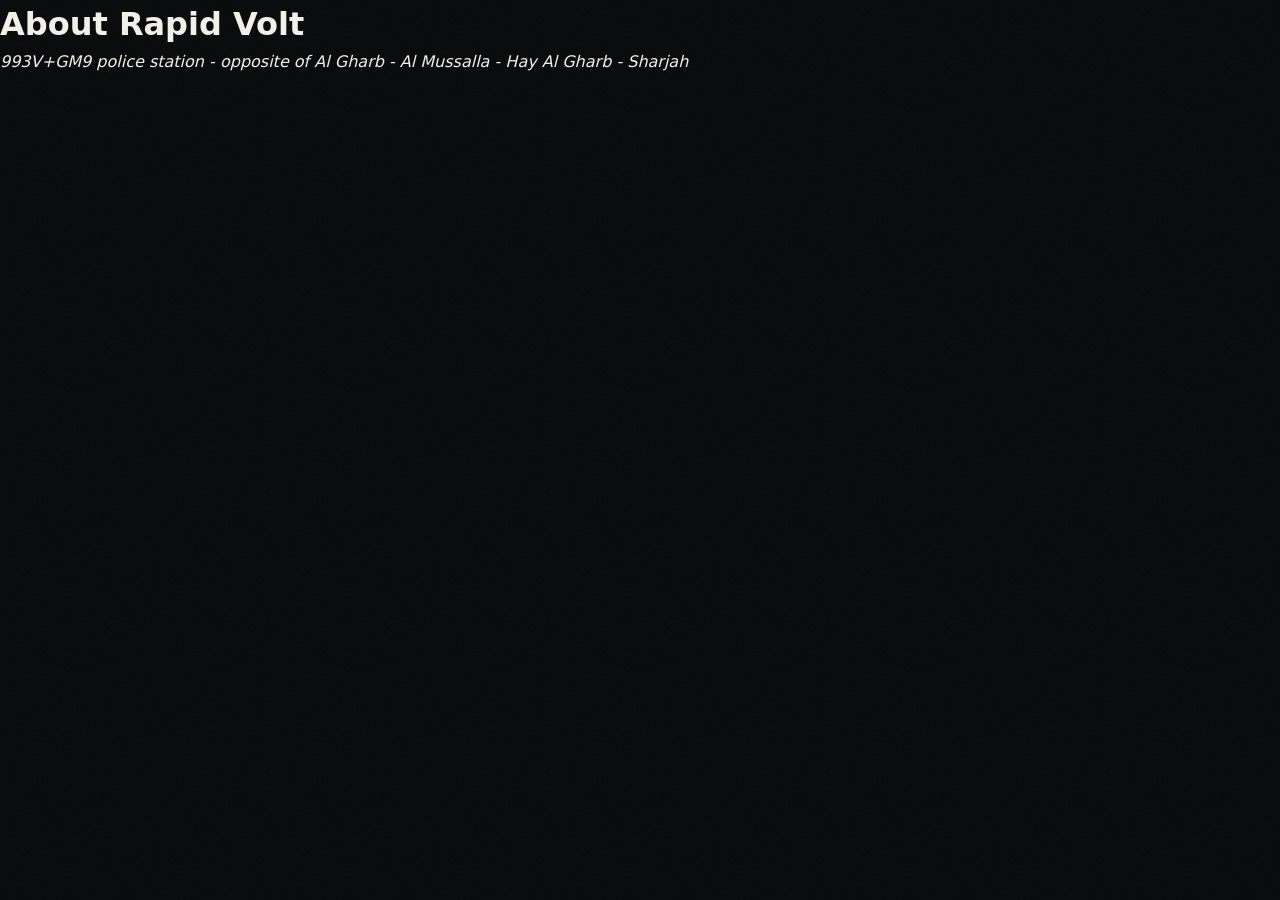
<file: article.html>
<!doctype html>
<html lang="en">
<head>
  <meta charset="utf-8">
  <meta name="viewport" content="width=device-width, initial-scale=1">
  <title>About Us — Rapid Volt</title>
  <meta name="description" content="Find Rapid Volt in Sharjah, UAE.">
  <link rel="stylesheet" href="assets/css/rv.css">
</head>
<body>
  <main id="main">
    <h1>About Rapid Volt</h1>
    <address>993V+GM9 police station - opposite of Al Gharb - Al Mussalla - Hay Al Gharb - Sharjah</address>
  </main>
</body>
</html>
</file>
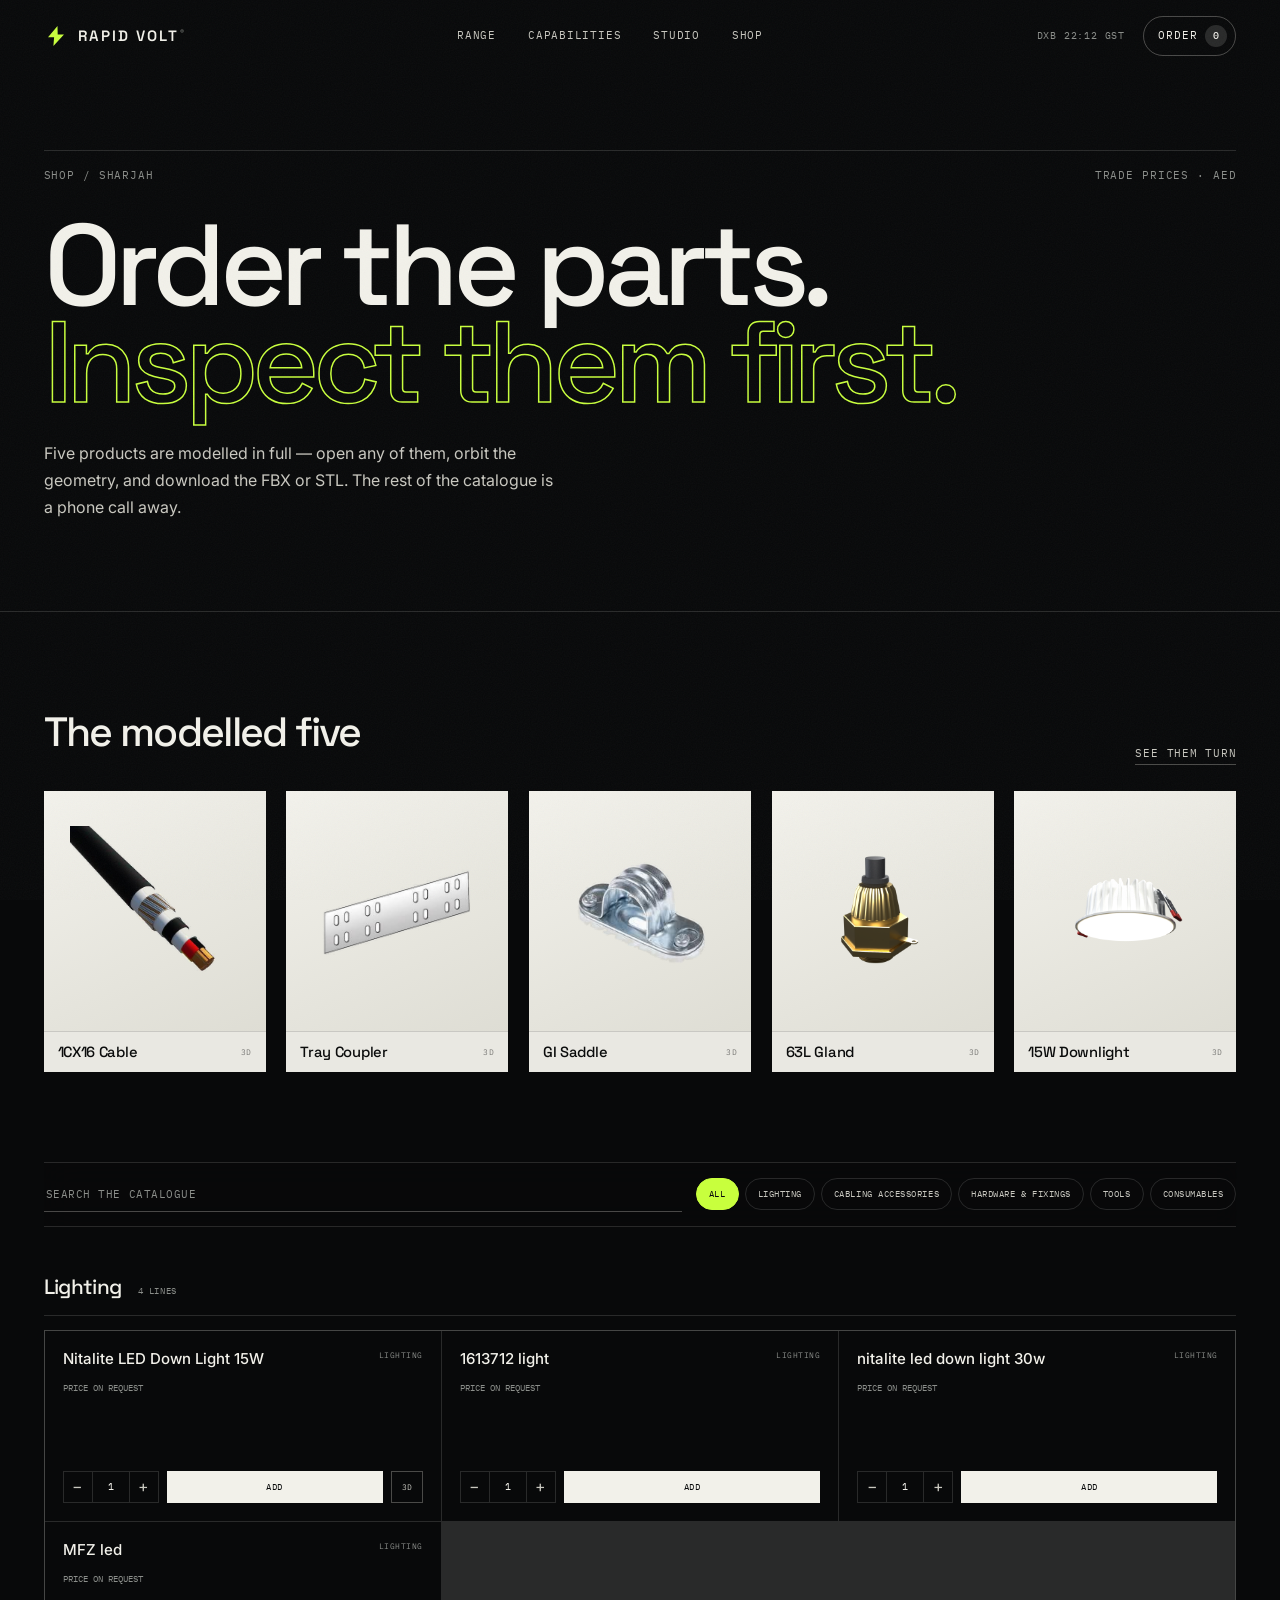
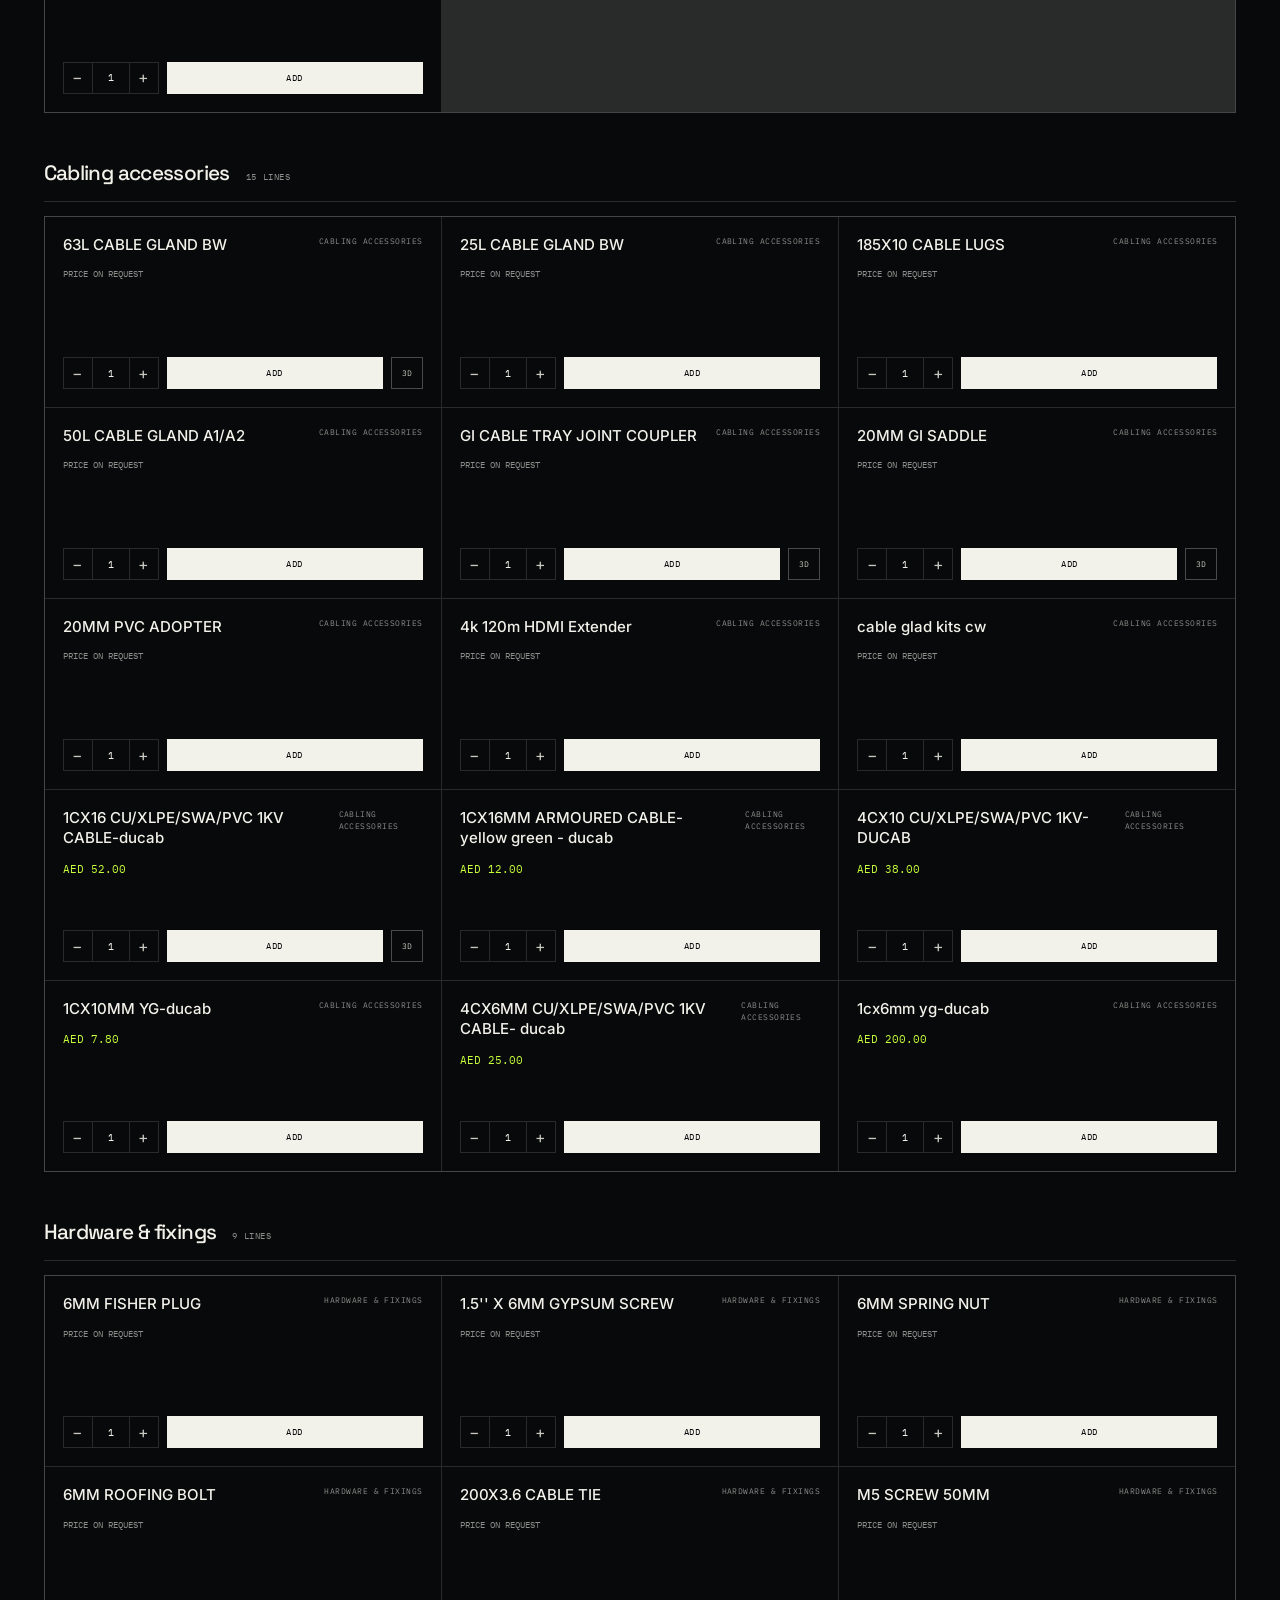
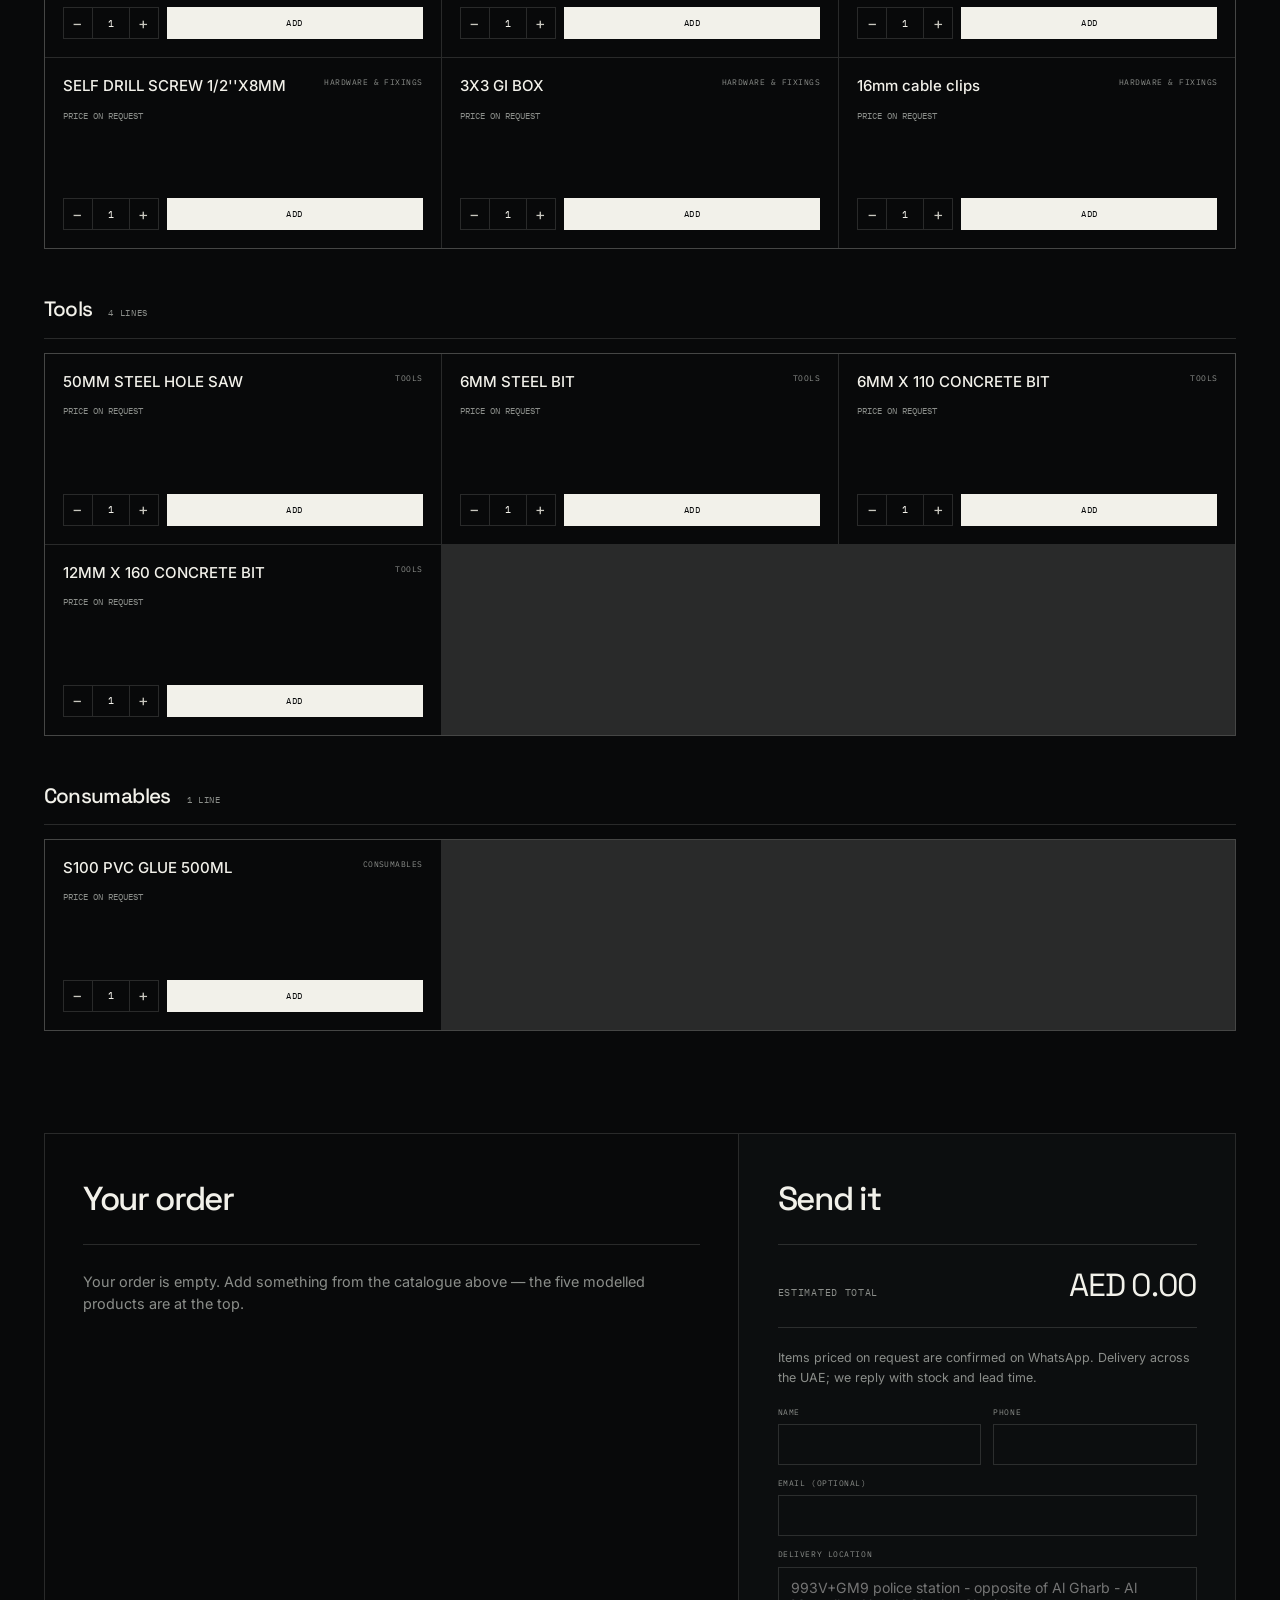
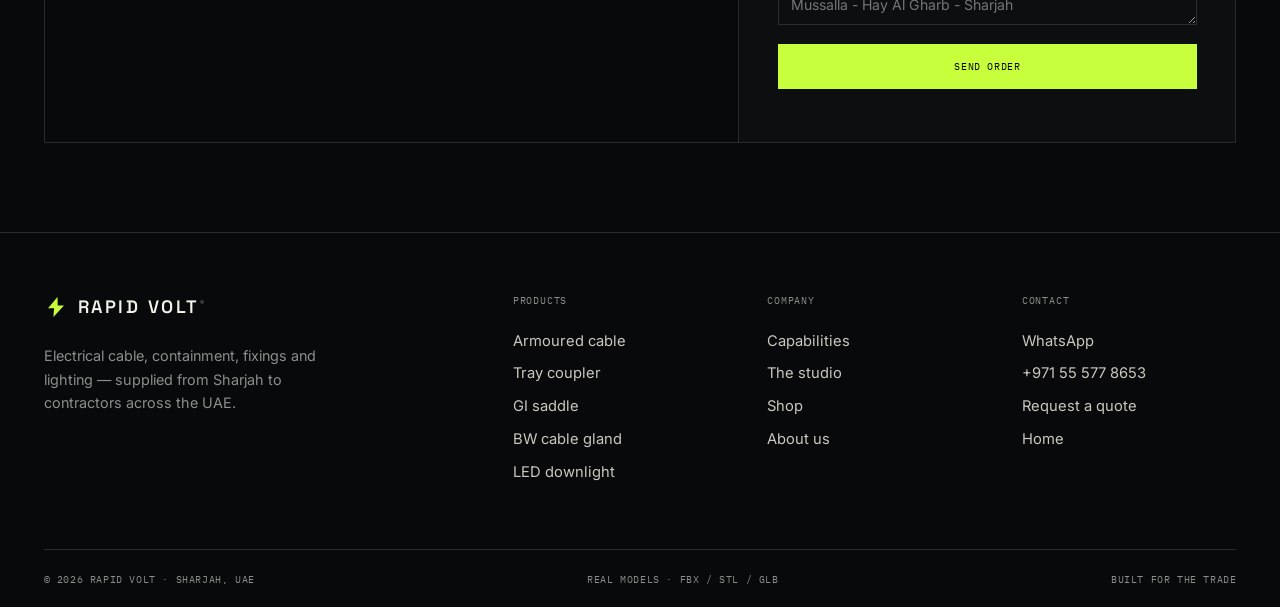
<file: cart.html>
<!doctype html>
<html lang="en">
<head>
  <meta charset="utf-8">
  <meta name="viewport" content="width=device-width, initial-scale=1">
  <title>Shop — Rapid Volt</title>
  <meta name="description" content="Order cable, containment, fixings, tools and lighting from Rapid Volt in Sharjah. Inspect the five featured products in 3D, then send your order.">
  <meta name="theme-color" content="#08090a">
  <link rel="canonical" href="https://www.rapid-volt.com/cart.html">
  <link rel="icon" href="assets/images/rapidvolt.png">

  <link rel="preconnect" href="https://fonts.googleapis.com">
  <link rel="preconnect" href="https://fonts.gstatic.com" crossorigin>
  <link href="https://fonts.googleapis.com/css2?family=Space+Grotesk:wght@400;500;600&family=Inter:wght@400;500&family=IBM+Plex+Mono:wght@400;500&display=swap" rel="stylesheet">

  <link rel="stylesheet" href="assets/css/rv.css">
</head>
<body>
  <a class="skip" href="#main">Skip to content</a>

  <header class="site-head is-scrolled" id="site-head">
    <div class="head-inner">
      <a class="brand" href="index.html" aria-label="Rapid Volt — home">
        <svg class="brand-mark" viewBox="0 0 24 24" fill="none" aria-hidden="true">
          <path d="M13.5 2 4 13.2h6.1L9.4 22 20 10.4h-6.3L13.5 2Z" fill="currentColor"/>
        </svg>
        <span class="brand-name">RAPID VOLT<sup>®</sup></span>
      </a>

      <nav class="site-nav" aria-label="Primary">
        <a class="nav-link" href="index.html#range" data-label="Range"><span>Range</span></a>
        <a class="nav-link" href="index.html#capabilities" data-label="Capabilities"><span>Capabilities</span></a>
        <a class="nav-link" href="index.html#studio" data-label="Studio"><span>Studio</span></a>
        <a class="nav-link" href="cart.html" data-label="Shop"><span>Shop</span></a>
      </nav>

      <div class="head-actions">
        <span class="head-time" id="head-time">DXB —:— GST</span>
        <a class="head-cart" href="#cart-panel">
          <span>Order</span>
          <span class="cart-badge is-empty" data-cart-count>0</span>
        </a>
        <button class="menu-toggle" id="menu-toggle" type="button" aria-expanded="false" aria-controls="mobile-menu" aria-label="Open menu">
          <span></span><span></span>
        </button>
      </div>
    </div>
  </header>

  <div class="mobile-menu" id="mobile-menu">
    <nav aria-label="Mobile">
      <a href="index.html#range">Range</a>
      <a href="index.html#capabilities">Capabilities</a>
      <a href="index.html#studio">Studio</a>
      <a href="cart.html">Shop</a>
      <a href="https://wa.me/971555778653" target="_blank" rel="noopener">WhatsApp</a>
    </nav>
    <div>
      <span class="mono">993V+GM9 police station - opposite of Al Gharb - Al Mussalla - Hay Al Gharb - Sharjah</span><br>
      <span class="mono">+971 55 577 8653</span>
    </div>
  </div>

  <main id="main">
    <section class="page-hero">
      <div class="hero-meta-row">
        <span class="mono">Shop / Sharjah</span>
        <span class="mono">Trade prices · AED</span>
      </div>
      <h1>Order the parts.<br><em>Inspect them first.</em></h1>
      <p>Five products are modelled in full — open any of them, orbit the geometry, and download the FBX or STL. The rest of the catalogue is a phone call away.</p>
    </section>

    <div class="shop-wrap">
      <section class="shop-featured" aria-label="Featured products">
        <div class="shop-featured-head">
          <h2>The modelled five</h2>
          <a class="text-link" href="index.html#showcase">See them turn</a>
        </div>

        <div class="featured-strip">
          <article class="featured-card" data-viewer="cable" role="button" tabindex="0" aria-label="Open the 1CX16 armoured cable in 3D">
            <div class="featured-card-media"><img src="assets/img/products/cable-photo.png" alt="1CX16 armoured cable cutaway" loading="lazy"></div>
            <div class="featured-card-body"><h3>1CX16 Cable</h3><span>3D</span></div>
          </article>
          <article class="featured-card" data-viewer="coupler" role="button" tabindex="0" aria-label="Open the cable tray joint coupler in 3D">
            <div class="featured-card-media"><img src="assets/img/products/coupler-photo.png" alt="GI cable tray joint coupler" loading="lazy"></div>
            <div class="featured-card-body"><h3>Tray Coupler</h3><span>3D</span></div>
          </article>
          <article class="featured-card" data-viewer="saddle" role="button" tabindex="0" aria-label="Open the 20 mm GI saddle in 3D">
            <div class="featured-card-media"><img src="assets/img/products/saddle-photo.png" alt="20 mm galvanised saddle" loading="lazy"></div>
            <div class="featured-card-body"><h3>GI Saddle</h3><span>3D</span></div>
          </article>
          <article class="featured-card" data-viewer="gland" role="button" tabindex="0" aria-label="Open the 63L BW cable gland in 3D">
            <div class="featured-card-media"><img src="assets/img/renders/gland.png" alt="63L BW brass cable gland" loading="lazy"></div>
            <div class="featured-card-body"><h3>63L Gland</h3><span>3D</span></div>
          </article>
          <article class="featured-card" data-viewer="downlight" role="button" tabindex="0" aria-label="Open the Nitalite 15 W LED downlight in 3D">
            <div class="featured-card-media"><img src="assets/img/renders/downlight.png" alt="Nitalite 15 W LED downlight" loading="lazy"></div>
            <div class="featured-card-body"><h3>15W Downlight</h3><span>3D</span></div>
          </article>
        </div>
      </section>

      <section aria-label="Full catalogue">
        <div class="catalog-toolbar">
          <input class="catalog-search" id="catalog-search" type="search" placeholder="Search the catalogue" aria-label="Search the catalogue">
          <div class="chips" id="catalog-chips"></div>
        </div>

        <div class="catalog" id="catalog">
          <p class="mono" style="color:var(--muted)">Loading catalogue…</p>
        </div>
      </section>

      <section class="cart-panel" id="cart-panel" aria-label="Your order">
        <div class="cart-main">
          <h2>Your order</h2>
          <div class="cart-items" id="cart-items"></div>
        </div>

        <div class="cart-side">
          <h2>Send it</h2>
          <div class="cart-total">
            <span>Estimated total</span>
            <strong id="cart-total-value">AED 0.00</strong>
          </div>
          <p class="cart-note">Items priced on request are confirmed on WhatsApp. Delivery across the UAE; we reply with stock and lead time.</p>

          <form id="order-form" novalidate>
            <div class="form-row">
              <div class="field">
                <label for="customer-name">Name</label>
                <input id="customer-name" name="name" type="text" autocomplete="name" required>
              </div>
              <div class="field">
                <label for="customer-phone">Phone</label>
                <input id="customer-phone" name="phone" type="tel" autocomplete="tel" required>
              </div>
            </div>
            <div class="field">
              <label for="customer-email">Email (optional)</label>
              <input id="customer-email" name="email" type="email" autocomplete="email">
            </div>
            <div class="field">
              <label for="delivery-location">Delivery location</label>
              <textarea id="delivery-location" name="location" rows="2" placeholder="993V+GM9 police station - opposite of Al Gharb - Al Mussalla - Hay Al Gharb - Sharjah" required></textarea>
            </div>
            <button class="cart-send" id="send-order-button" type="submit">Send order</button>
            <div class="order-msg" id="order-msg" role="status" aria-live="polite"></div>
          </form>
        </div>
      </section>
    </div>
  </main>

  <footer class="site-foot">
    <div class="foot-top">
      <div class="foot-brand">
        <a class="brand" href="index.html" aria-label="Rapid Volt — home">
          <svg class="brand-mark" viewBox="0 0 24 24" fill="none" aria-hidden="true">
            <path d="M13.5 2 4 13.2h6.1L9.4 22 20 10.4h-6.3L13.5 2Z" fill="currentColor"/>
          </svg>
          <span class="brand-name">RAPID VOLT<sup>®</sup></span>
        </a>
        <p>Electrical cable, containment, fixings and lighting — supplied from Sharjah to contractors across the UAE.</p>
      </div>
      <div class="foot-col">
        <h4>Products</h4>
        <a href="index.html#range">Armoured cable</a>
        <a href="index.html#range">Tray coupler</a>
        <a href="index.html#range">GI saddle</a>
        <a href="index.html#range">BW cable gland</a>
        <a href="index.html#range">LED downlight</a>
      </div>
      <div class="foot-col">
        <h4>Company</h4>
        <a href="index.html#capabilities">Capabilities</a>
        <a href="index.html#studio">The studio</a>
        <a href="cart.html">Shop</a>
        <a href="article.html">About us</a>
      </div>
      <div class="foot-col">
        <h4>Contact</h4>
        <a href="https://wa.me/971555778653" target="_blank" rel="noopener">WhatsApp</a>
        <a href="tel:+971555778653">+971 55 577 8653</a>
        <a href="cart.html">Request a quote</a>
        <a href="index.html">Home</a>
      </div>
    </div>
    <div class="foot-bottom">
      <span>© 2026 Rapid Volt · Sharjah, UAE</span>
      <span>Real models · FBX / STL / GLB</span>
      <span>Built for the trade</span>
    </div>
  </footer>

  <div class="viewer" id="viewer" role="dialog" aria-modal="true" aria-label="3D product viewer" aria-hidden="true">
    <div class="viewer-head">
      <div class="viewer-head-left">
        <span class="mono viewer-cat">01 / Cabling</span>
        <span class="viewer-title">1CX16 Armoured Cable</span>
      </div>
      <button class="viewer-close" id="viewer-close" type="button"><i>✕</i><span>Close</span></button>
    </div>

    <div class="viewer-main">
      <div class="viewer-stage" id="viewer-stage">
        <canvas id="viewer-canvas" aria-label="Interactive 3D model"></canvas>
        <img class="viewer-poster" id="viewer-poster" src="assets/img/renders/cable.png" alt="">
        <div class="viewer-loading" id="viewer-loading">Loading geometry</div>
        <div class="viewer-hint">Drag to orbit · Scroll to zoom</div>
      </div>

      <aside class="viewer-panel">
        <span class="mono viewer-meta">19,496 triangles · 160.5 × 13.4 × 13.4 mm</span>
        <p class="viewer-desc">A 1 kV single-core armoured cable, cut open layer by layer.</p>

        <ul class="viewer-specs" id="viewer-specs">
          <li><span>Conductor</span><strong>Stranded Cu · 16 mm²</strong></li>
          <li><span>Voltage</span><strong>0.6 / 1 kV</strong></li>
          <li><span>Build</span><strong>Cu / XLPE / SWA / PVC</strong></li>
          <li><span>Overall Ø</span><strong>13.4 mm</strong></li>
        </ul>

        <div class="viewer-downloads">
          <a href="assets/models/cable.stl" download="cable.stl" data-dl="stl"><span>Download STL</span><span class="dl-size">952 KB</span></a>
          <a href="assets/models/cable.fbx" download="cable.fbx" data-dl="fbx"><span>Download FBX</span><span class="dl-size">616 KB</span></a>
          <a href="assets/models/cable.glb" download="cable.glb" data-dl="glb"><span>Download GLB</span><span class="dl-size">631 KB</span></a>
        </div>

        <div class="viewer-toggles">
          <button type="button" data-viewer="wire">Wireframe</button>
          <button type="button" data-viewer="spin" class="is-on">Spin</button>
          <button type="button" data-viewer="reset">Reset</button>
        </div>

        <button class="viewer-add" id="viewer-add" type="button" data-add="cable">Add to order — AED 52.00</button>
      </aside>
    </div>
  </div>

  <script type="importmap">
  {
    "imports": {
      "three": "./assets/vendor/three.module.js",
      "three/addons/": "./assets/vendor/addons/"
    }
  }
  </script>
  <script src="assets/js/rv-data.js"></script>
  <script type="module" src="assets/js/rv-shop.js"></script>
</body>
</html>
</file>
<file: assets/css/rv.css>
/* ==========================================================================
   RAPID VOLT — 2026 site
   Editorial dark theme, kinetic type, real-product 3D.
   ========================================================================== */

@font-face { font-family: "RV Fallback"; src: local("Montserrat"); font-weight: 700; }

:root {
  --bg: #08090a;
  --bg-2: #0c0e0f;
  --bg-3: #121415;
  --paper: #e9e8e2;
  --paper-2: #deddd4;
  --ink: #f2f1ea;
  --ink-soft: #c9c8c0;
  --muted: #8b8e8a;
  --line: rgba(242, 241, 234, 0.14);
  --line-strong: rgba(242, 241, 234, 0.28);
  --volt: #c8ff3d;
  --volt-deep: #a6e01e;
  --orange: #ff5a1f;
  --black: #08090a;

  --font-display: "Space Grotesk", "RV Fallback", "Montserrat", system-ui, sans-serif;
  --font-body: "Inter", system-ui, -apple-system, "Segoe UI", sans-serif;
  --font-mono: "IBM Plex Mono", ui-monospace, "SFMono-Regular", Consolas, monospace;

  --pad: clamp(18px, 3.4vw, 58px);
  --gap: clamp(12px, 1.6vw, 24px);
  --ease: cubic-bezier(0.19, 1, 0.22, 1);
  --ease-soft: cubic-bezier(0.33, 1, 0.68, 1);
}

* { box-sizing: border-box; }

html {
  background: var(--bg);
  color-scheme: dark;
  scroll-behavior: auto;
}

body {
  margin: 0;
  background: var(--bg);
  color: var(--ink);
  font-family: var(--font-body);
  font-size: 16px;
  line-height: 1.55;
  -webkit-font-smoothing: antialiased;
  text-rendering: optimizeLegibility;
  overflow-x: hidden;
}

body.is-loading { overflow: hidden; }
body.is-locked { overflow: hidden; }

::selection { background: var(--volt); color: #08090a; }

img, svg, canvas { display: block; max-width: 100%; }
img { height: auto; }
a { color: inherit; text-decoration: none; }
button { font: inherit; color: inherit; background: none; border: 0; cursor: pointer; }
ul, ol { margin: 0; padding: 0; list-style: none; }
h1, h2, h3, h4, p, figure { margin: 0; }
sup { font-size: 0.42em; vertical-align: super; letter-spacing: 0; }

:focus-visible { outline: 2px solid var(--volt); outline-offset: 3px; }

.skip {
  position: fixed; top: -100px; left: 20px; z-index: 10001;
  padding: 10px 16px; background: var(--volt); color: #08090a;
  font: 500 12px/1 var(--font-mono); text-transform: uppercase;
}
.skip:focus { top: 14px; }

/* ---------- type ---------- */

.mono, .eyebrow {
  font-family: var(--font-mono);
  font-size: 11px;
  font-weight: 400;
  letter-spacing: 0.08em;
  text-transform: uppercase;
}
.eyebrow { color: var(--muted); }

.display {
  font-family: var(--font-display);
  font-weight: 500;
  font-size: clamp(2.5rem, 6.2vw, 6.6rem);
  line-height: 0.94;
  letter-spacing: -0.045em;
}
.display em {
  font-style: normal;
  color: var(--volt);
}
.display--outline em {
  color: transparent;
  -webkit-text-stroke: 1px var(--ink);
}

/* ---------- shell / header ---------- */

.site-head {
  position: fixed;
  top: 0; left: 0; right: 0;
  z-index: 900;
  transition: transform 0.55s var(--ease), background 0.4s, backdrop-filter 0.4s;
}
.site-head.is-scrolled {
  background: rgba(8, 9, 10, 0.72);
  -webkit-backdrop-filter: blur(16px) saturate(140%);
  backdrop-filter: blur(16px) saturate(140%);
  border-bottom: 1px solid rgba(242, 241, 234, 0.08);
}
.site-head.is-hidden { transform: translateY(-102%); }

.head-inner {
  display: flex;
  align-items: center;
  justify-content: space-between;
  gap: 24px;
  padding: 16px var(--pad);
  min-height: 68px;
}

.brand { display: inline-flex; align-items: center; gap: 10px; }
.brand-mark {
  width: 24px; height: 24px;
  color: var(--volt);
  transition: transform 0.5s var(--ease);
}
.brand:hover .brand-mark { transform: rotate(-12deg) scale(1.08); }
.brand-name {
  font-family: var(--font-display);
  font-weight: 600;
  font-size: 15px;
  letter-spacing: 0.14em;
}
.brand-name sup { font-size: 8px; color: var(--muted); letter-spacing: 0; }

.site-nav { display: flex; gap: 4px; }
.nav-link {
  position: relative;
  padding: 9px 14px;
  font-family: var(--font-mono);
  font-size: 11px;
  letter-spacing: 0.07em;
  text-transform: uppercase;
  color: var(--ink-soft);
  overflow: hidden;
}
.nav-link span { display: block; transition: transform 0.4s var(--ease); }
.nav-link::after {
  content: attr(data-label);
  position: absolute;
  left: 14px; top: 100%;
  transition: transform 0.4s var(--ease);
  color: var(--volt);
}
.nav-link:hover span { transform: translateY(-140%); }
.nav-link:hover::after { transform: translateY(-100%); }

.head-actions { display: flex; align-items: center; gap: 18px; }
.head-time {
  font-family: var(--font-mono);
  font-size: 10px;
  letter-spacing: 0.08em;
  color: var(--muted);
}
.head-cart {
  display: inline-flex;
  align-items: center;
  gap: 8px;
  font-family: var(--font-mono);
  font-size: 11px;
  letter-spacing: 0.08em;
  text-transform: uppercase;
  border: 1px solid var(--line-strong);
  border-radius: 999px;
  padding: 8px 8px 8px 14px;
  transition: background 0.35s, color 0.35s, border-color 0.35s;
}
.head-cart:hover { background: var(--ink); color: #08090a; border-color: var(--ink); }
.cart-badge {
  display: inline-flex;
  align-items: center;
  justify-content: center;
  min-width: 22px; height: 22px;
  padding: 0 6px;
  border-radius: 999px;
  background: var(--volt);
  color: #08090a;
  font-size: 10px;
  font-weight: 500;
}
.cart-badge.is-empty { background: rgba(242, 241, 234, 0.14); color: var(--ink); }

.menu-toggle { display: none; width: 40px; height: 40px; position: relative; }
.menu-toggle span {
  position: absolute; left: 8px; right: 8px; height: 1px;
  background: var(--ink); transition: transform 0.4s var(--ease), top 0.4s var(--ease);
}
.menu-toggle span:first-child { top: 17px; }
.menu-toggle span:last-child { top: 23px; }
.menu-toggle[aria-expanded="true"] span:first-child { top: 20px; transform: rotate(45deg); }
.menu-toggle[aria-expanded="true"] span:last-child { top: 20px; transform: rotate(-45deg); }

.mobile-menu {
  position: fixed;
  inset: 0;
  z-index: 890;
  background: var(--bg);
  padding: 100px var(--pad) 40px;
  display: flex;
  flex-direction: column;
  justify-content: space-between;
  transform: translateY(-100%);
  transition: transform 0.7s var(--ease);
  visibility: hidden;
}
.mobile-menu.is-open { transform: none; visibility: visible; }
.mobile-menu a {
  display: block;
  font-family: var(--font-display);
  font-size: clamp(2.6rem, 11vw, 5rem);
  line-height: 1.08;
  letter-spacing: -0.04em;
  border-bottom: 1px solid var(--line);
  padding: 12px 0;
}
.mobile-menu a:hover { color: var(--volt); }
.mobile-menu .mono { color: var(--muted); }

/* ---------- preloader ---------- */

.preloader {
  position: fixed;
  inset: 0;
  z-index: 10000;
  background: var(--bg);
  padding: 22px var(--pad);
  display: flex;
  flex-direction: column;
  justify-content: space-between;
  transition: transform 1.1s var(--ease), opacity 0.7s;
}
.preloader.is-done { transform: translateY(-100%); }
.pre-top { display: flex; justify-content: space-between; gap: 20px; }
.pre-center { display: flex; align-items: flex-end; justify-content: space-between; gap: 24px; }
.pre-num {
  font-family: var(--font-display);
  font-weight: 400;
  font-size: clamp(6rem, 22vw, 20rem);
  line-height: 0.74;
  letter-spacing: -0.07em;
  font-variant-numeric: tabular-nums;
}
.pre-label {
  font-family: var(--font-mono);
  font-size: 11px;
  letter-spacing: 0.08em;
  text-transform: uppercase;
  color: var(--muted);
  text-align: right;
  max-width: 220px;
}
.pre-bar { height: 2px; background: rgba(242, 241, 234, 0.14); overflow: hidden; }
.pre-bar i {
  display: block; height: 100%; width: 0%;
  background: var(--volt);
  transition: width 0.2s linear;
}

/* ---------- cursor / grain ---------- */

.cursor {
  position: fixed;
  left: 0; top: 0;
  z-index: 9999;
  pointer-events: none;
  mix-blend-mode: difference;
  transform: translate3d(-100px, -100px, 0);
  will-change: transform;
}
.cursor-ring {
  display: block;
  width: 34px; height: 34px;
  border: 1px solid #fff;
  border-radius: 50%;
  transform: translate(-50%, -50%);
  transition: width 0.4s var(--ease), height 0.4s var(--ease), background 0.4s, border-color 0.4s;
}
.cursor-dot {
  position: absolute;
  left: 0; top: 0;
  width: 5px; height: 5px;
  border-radius: 50%;
  background: var(--volt);
  transform: translate(-50%, -50%);
}
.cursor.is-hover .cursor-ring {
  width: 74px; height: 74px;
  background: rgba(255, 255, 255, 0.92);
  border-color: transparent;
}
.cursor.is-down .cursor-ring { width: 26px; height: 26px; }

body.has-cursor,
body.has-cursor a,
body.has-cursor button,
body.has-cursor [data-viewer] { cursor: none; }

body::after {
  content: "";
  position: fixed;
  inset: 0;
  z-index: 9500;
  pointer-events: none;
  opacity: 0.055;
  background-image: url("data:image/svg+xml,%3Csvg xmlns='http://www.w3.org/2000/svg' width='140' height='140'%3E%3Cfilter id='n'%3E%3CfeTurbulence type='fractalNoise' baseFrequency='0.85' numOctaves='3' stitchTiles='stitch'/%3E%3C/filter%3E%3Crect width='140' height='140' filter='url(%23n)' opacity='0.7'/%3E%3C/svg%3E");
}

/* ---------- buttons ---------- */

.pill {
  display: inline-flex;
  align-items: center;
  gap: 12px;
  padding: 13px 18px;
  border-radius: 999px;
  background: var(--volt);
  color: #08090a;
  font-family: var(--font-mono);
  font-size: 11px;
  letter-spacing: 0.06em;
  text-transform: uppercase;
  transition: background 0.35s, color 0.35s, transform 0.35s var(--ease);
  will-change: transform;
}
.pill:hover { background: var(--ink); }
.pill-arrow { font-size: 14px; line-height: 1; transition: transform 0.35s var(--ease); }
.pill:hover .pill-arrow { transform: translate(3px, -3px); }
.pill--ghost {
  background: transparent;
  color: var(--ink);
  border: 1px solid var(--line-strong);
}
.pill--ghost:hover { background: var(--ink); color: #08090a; }
.pill--dark { background: var(--ink); color: #08090a; }
.pill--dark:hover { background: var(--volt); }

.text-link {
  position: relative;
  font-family: var(--font-mono);
  font-size: 11px;
  letter-spacing: 0.07em;
  text-transform: uppercase;
  color: var(--ink-soft);
  padding-bottom: 3px;
}
.text-link::after {
  content: "";
  position: absolute; left: 0; right: 0; bottom: 0;
  height: 1px; background: var(--line-strong);
  transform-origin: right;
  transition: transform 0.4s var(--ease);
}
.text-link:hover { color: var(--ink); }
.text-link:hover::after { transform: scaleX(0.25); }

/* ---------- hero ---------- */

.hero {
  position: relative;
  min-height: 100svh;
  display: flex;
  flex-direction: column;
  justify-content: space-between;
  padding: 110px var(--pad) 34px;
  overflow: hidden;
  isolation: isolate;
}
.hero-bg {
  position: absolute;
  inset: 0;
  z-index: -2;
  background:
    radial-gradient(60% 60% at 72% 38%, rgba(200, 255, 61, 0.09), transparent 62%),
    radial-gradient(45% 45% at 18% 82%, rgba(120, 150, 255, 0.05), transparent 70%),
    var(--bg);
}
.hero-bg::after {
  content: "";
  position: absolute; inset: 0;
  background-image:
    linear-gradient(to right, rgba(242, 241, 234, 0.045) 1px, transparent 1px),
    linear-gradient(to bottom, rgba(242, 241, 234, 0.045) 1px, transparent 1px);
  background-size: 12.5vw 12.5vw;
  mask-image: radial-gradient(70% 70% at 55% 45%, #000 0%, transparent 78%);
  -webkit-mask-image: radial-gradient(70% 70% at 55% 45%, #000 0%, transparent 78%);
  opacity: 0.5;
}
.hero-canvas-wrap {
  position: absolute;
  inset: 4% 0 4% 22%;
  z-index: 1;
  pointer-events: none;
}
.hero-canvas-wrap canvas {
  width: 100%;
  height: 100%;
  opacity: 0;
  transition: opacity 1s ease;
}
.hero-canvas-wrap canvas.is-ready { opacity: 1; }
.hero-poster {
  position: absolute;
  left: 50%; top: 50%;
  width: min(74%, 900px);
  transform: translate(-50%, -50%) rotate(-8deg);
  filter: drop-shadow(0 40px 60px rgba(0, 0, 0, 0.55));
  opacity: 0.9;
  transition: opacity 0.8s ease;
  pointer-events: none;
}
.hero-canvas-wrap.is-3d .hero-poster { opacity: 0; }

.hero-top, .hero-bottom, .hero-title, .hero-scroll, .hero-index {
  position: relative;
  z-index: 3;
}
.hero-top {
  display: flex;
  justify-content: space-between;
  gap: 20px;
  color: var(--muted);
}
.hero-title {
  font-family: var(--font-display);
  font-weight: 500;
  font-size: clamp(3.9rem, 13.2vw, 15.5rem);
  line-height: 0.8;
  letter-spacing: -0.062em;
  pointer-events: none;
  margin: auto 0;
  padding: 4vh 0 2vh;
}
.hero-line { display: block; overflow: hidden; }
.hero-line > span {
  display: block;
  transform: translateY(108%);
  transition: transform 1.15s var(--ease);
}
.is-loaded .hero-line > span { transform: none; }
.hero-line:nth-child(2) > span { transition-delay: 0.08s; }
.hero-line--outline {
  padding-left: 0.34em;
  color: transparent;
  -webkit-text-stroke: 1.5px rgba(242, 241, 234, 0.86);
}
.hero-line--outline > span {
  background: linear-gradient(90deg, var(--ink) 0%, var(--ink) 46%, var(--volt) 68%, var(--ink) 100%);
  -webkit-background-clip: text;
  background-clip: text;
  -webkit-text-fill-color: transparent;
  -webkit-text-stroke: 0;
}

.hero-bottom {
  display: flex;
  align-items: flex-end;
  justify-content: space-between;
  gap: 32px;
  max-width: 100%;
}
.hero-lead {
  max-width: 420px;
  font-size: clamp(0.95rem, 1.15vw, 1.1rem);
  line-height: 1.6;
  color: var(--ink-soft);
}
.hero-actions { display: flex; align-items: center; gap: 22px; flex-wrap: wrap; }

.hero-scroll {
  position: absolute;
  right: var(--pad);
  bottom: 30%;
  display: flex;
  align-items: center;
  gap: 10px;
  transform: rotate(90deg);
  transform-origin: right center;
  color: var(--muted);
}
.hero-scroll i {
  display: block; width: 54px; height: 1px;
  background: var(--line-strong);
  position: relative;
  overflow: hidden;
}
.hero-scroll i::after {
  content: "";
  position: absolute; inset: 0;
  background: var(--volt);
  animation: scroll-line 2.2s var(--ease) infinite;
}
@keyframes scroll-line {
  0% { transform: translateX(-100%); }
  55%, 100% { transform: translateX(100%); }
}
.hero-index {
  position: absolute;
  left: var(--pad);
  bottom: 34px;
  color: var(--muted);
}

/* ---------- ticker ---------- */

.ticker {
  border-top: 1px solid var(--line);
  border-bottom: 1px solid var(--line);
  padding: 14px 0;
  overflow: hidden;
  background: var(--bg);
}
.ticker-track {
  display: flex;
  align-items: center;
  gap: 38px;
  width: max-content;
  animation: marquee 38s linear infinite;
}
.ticker:hover .ticker-track { animation-play-state: paused; }
.ticker-item {
  font-family: var(--font-display);
  font-size: clamp(2.1rem, 4.6vw, 4.6rem);
  line-height: 1;
  letter-spacing: -0.04em;
  text-transform: uppercase;
  white-space: nowrap;
}
.ticker-item.is-outline {
  color: transparent;
  -webkit-text-stroke: 1px rgba(242, 241, 234, 0.55);
}
.ticker-star { color: var(--volt); font-size: clamp(1.2rem, 2.2vw, 2rem); }
@keyframes marquee { to { transform: translateX(-50%); } }

/* ---------- sections ---------- */

.section-top {
  display: flex;
  justify-content: space-between;
  gap: 20px;
  padding-top: 16px;
  border-top: 1px solid var(--line);
  margin-bottom: clamp(34px, 5vw, 74px);
}
.section-top .mono { color: var(--muted); }

.intro {
  padding: clamp(80px, 11vw, 170px) var(--pad);
}
.statement {
  font-family: var(--font-display);
  font-weight: 500;
  font-size: clamp(2.4rem, 5.9vw, 6.4rem);
  line-height: 0.98;
  letter-spacing: -0.048em;
  max-width: 17ch;
  margin-bottom: clamp(44px, 6vw, 90px);
}
.statement .word { display: inline-block; overflow: hidden; vertical-align: top; }
.statement .word > span {
  display: inline-block;
  transform: translateY(112%);
  transition: transform 1s var(--ease);
}
.statement.is-in .word > span { transform: none; }
.statement em { font-style: normal; color: var(--volt); }

.intro-grid {
  display: grid;
  grid-template-columns: 5fr 7fr;
  gap: clamp(30px, 5vw, 90px);
  align-items: end;
}
.intro-copy p {
  max-width: 460px;
  color: var(--ink-soft);
  font-size: clamp(1rem, 1.2vw, 1.15rem);
  line-height: 1.7;
}
.intro-copy p + p { margin-top: 1.1em; color: var(--muted); }

.stats {
  display: grid;
  grid-template-columns: repeat(3, 1fr);
  gap: 1px;
  background: var(--line);
  border-top: 1px solid var(--line);
  border-bottom: 1px solid var(--line);
}
.stat {
  background: var(--bg);
  padding: 22px 18px 26px;
  display: flex;
  flex-direction: column;
  gap: 8px;
}
.stat strong {
  font-family: var(--font-display);
  font-weight: 400;
  font-size: clamp(2.4rem, 4.4vw, 4.2rem);
  line-height: 0.9;
  letter-spacing: -0.05em;
}
.stat span {
  font-family: var(--font-mono);
  font-size: 10px;
  letter-spacing: 0.08em;
  text-transform: uppercase;
  color: var(--muted);
}

/* ---------- reveal ---------- */

.reveal {
  opacity: 0;
  transform: translateY(28px);
  transition: opacity 0.9s var(--ease), transform 0.9s var(--ease);
}
.reveal.is-in { opacity: 1; transform: none; }
.reveal-img { clip-path: inset(0 0 100% 0); transition: clip-path 1.2s var(--ease); }
.reveal-img.is-in { clip-path: inset(0); }

/* ---------- showcase ---------- */

.showcase {
  position: relative;
  height: calc(5 * 112vh);
  background:
    radial-gradient(50% 50% at 62% 44%, rgba(200, 255, 61, 0.07), transparent 65%),
    linear-gradient(180deg, #0a0b0c 0%, #08090a 100%);
  border-top: 1px solid var(--line);
}
.showcase-sticky {
  position: sticky;
  top: 0;
  height: 100svh;
  overflow: hidden;
}
.sc-stage {
  position: absolute;
  inset: 0 0 0 14%;
  z-index: 1;
}
.sc-stage canvas {
  width: 100%;
  height: 100%;
  opacity: 0;
  transition: opacity 0.8s ease;
}
.sc-stage canvas.is-ready { opacity: 1; }
.sc-poster {
  position: absolute;
  left: 54%; top: 48%;
  width: min(56%, 780px);
  transform: translate(-50%, -50%);
  filter: drop-shadow(0 40px 50px rgba(0, 0, 0, 0.6));
  transition: opacity 0.6s ease;
  pointer-events: none;
}
.sc-stage.is-3d .sc-poster { opacity: 0; }
.sc-ring {
  position: absolute;
  left: 54%; top: 48%;
  width: min(48vw, 640px);
  aspect-ratio: 1;
  transform: translate(-50%, -50%);
  border: 1px solid rgba(242, 241, 234, 0.1);
  border-radius: 50%;
  pointer-events: none;
}
.sc-ring::after {
  content: "";
  position: absolute; inset: 12%;
  border: 1px dashed rgba(200, 255, 61, 0.14);
  border-radius: 50%;
}

.sc-top {
  position: absolute;
  top: 92px; left: var(--pad); right: var(--pad);
  z-index: 4;
  display: flex;
  justify-content: space-between;
  gap: 20px;
}
.sc-hint { color: var(--muted); }
.sc-index {
  position: absolute;
  left: var(--pad);
  top: 13vh;
  z-index: 2;
  display: flex;
  align-items: flex-start;
  gap: 10px;
  font-family: var(--font-display);
  font-weight: 400;
  font-size: clamp(7rem, 19vw, 18rem);
  line-height: 0.72;
  letter-spacing: -0.07em;
  color: transparent;
  -webkit-text-stroke: 1px rgba(242, 241, 234, 0.18);
  pointer-events: none;
  font-variant-numeric: tabular-nums;
}
.sc-index i {
  font-family: var(--font-mono);
  font-style: normal;
  font-size: 12px;
  letter-spacing: 0.06em;
  color: var(--muted);
  -webkit-text-stroke: 0;
  padding-top: 0.9em;
}

.sc-copy {
  position: absolute;
  left: var(--pad);
  bottom: clamp(56px, 10vh, 110px);
  z-index: 4;
  width: min(420px, 34vw);
  transition: opacity 0.35s ease, transform 0.45s var(--ease);
}
.sc-copy.is-swapping { opacity: 0; transform: translateY(12px); }
.sc-cat {
  font-family: var(--font-mono);
  font-size: 11px;
  letter-spacing: 0.08em;
  text-transform: uppercase;
  color: var(--volt);
  margin-bottom: 12px;
}
.sc-title {
  font-family: var(--font-display);
  font-weight: 500;
  font-size: clamp(2rem, 3.5vw, 3.6rem);
  line-height: 0.96;
  letter-spacing: -0.04em;
  margin-bottom: 16px;
}
.sc-desc {
  color: var(--ink-soft);
  font-size: 0.96rem;
  line-height: 1.65;
  max-width: 380px;
}
.sc-specs {
  display: grid;
  grid-template-columns: 1fr 1fr;
  gap: 1px;
  background: var(--line);
  margin: 22px 0 24px;
  border-top: 1px solid var(--line);
}
.sc-specs li {
  background: rgba(8, 9, 10, 0.9);
  padding: 10px 12px;
  display: flex;
  flex-direction: column;
  gap: 2px;
}
.sc-specs span {
  font-family: var(--font-mono);
  font-size: 9px;
  letter-spacing: 0.07em;
  text-transform: uppercase;
  color: var(--muted);
}
.sc-specs strong { font-size: 12px; font-weight: 500; color: var(--ink); }
.sc-actions { display: flex; align-items: center; gap: 18px; flex-wrap: wrap; }
.sc-add {
  font-family: var(--font-mono);
  font-size: 10px;
  letter-spacing: 0.07em;
  text-transform: uppercase;
  color: var(--ink-soft);
  border-bottom: 1px solid var(--line-strong);
  padding-bottom: 4px;
  transition: color 0.3s, border-color 0.3s;
}
.sc-add:hover { color: var(--volt); border-color: var(--volt); }

.sc-side {
  position: absolute;
  right: var(--pad);
  top: 50%;
  transform: translateY(-50%);
  z-index: 4;
  display: flex;
  flex-direction: column;
  align-items: flex-end;
  gap: 16px;
}
.sc-progress {
  position: relative;
  width: 2px;
  height: 150px;
  background: rgba(242, 241, 234, 0.16);
  overflow: hidden;
}
.sc-progress i {
  position: absolute;
  left: 0; top: 0;
  width: 100%; height: 0%;
  background: var(--volt);
}
.sc-count, .sc-tris { color: var(--muted); }
.sc-count b { color: var(--ink); font-weight: 500; }
.sc-bottom {
  position: absolute;
  right: var(--pad);
  bottom: 22px;
  z-index: 4;
  color: rgba(139, 142, 138, 0.7);
}

/* ---------- range ---------- */

.range { padding: clamp(80px, 10vw, 150px) var(--pad); }
.range-head {
  display: flex;
  align-items: flex-end;
  justify-content: space-between;
  gap: 40px;
  margin-bottom: clamp(34px, 5vw, 64px);
}
.range-head p {
  max-width: 360px;
  color: var(--ink-soft);
  line-height: 1.65;
  padding-bottom: 8px;
}
.range-grid {
  display: grid;
  grid-template-columns: repeat(12, 1fr);
  gap: var(--gap);
}
.p-card {
  position: relative;
  display: flex;
  flex-direction: column;
  background: var(--paper);
  color: #0b0c0c;
  overflow: hidden;
  cursor: pointer;
  isolation: isolate;
}
.p-card--cable { grid-column: span 7; grid-row: span 2; min-height: 660px; }
.p-card--coupler { grid-column: span 5; min-height: 310px; }
.p-card--saddle { grid-column: span 5; min-height: 310px; }
.p-card--gland { grid-column: span 5; min-height: 420px; }
.p-card--downlight { grid-column: span 7; min-height: 420px; }

.p-card-top {
  position: absolute;
  top: 16px; left: 18px; right: 18px;
  z-index: 2;
  display: flex;
  justify-content: space-between;
  gap: 12px;
  color: rgba(11, 12, 12, 0.55);
}
.p-card-media {
  position: relative;
  flex: 1;
  display: flex;
  align-items: center;
  justify-content: center;
  padding: 12% 10% 4%;
  background:
    radial-gradient(80% 80% at 50% 35%, rgba(255, 255, 255, 0.7), transparent 70%),
    linear-gradient(155deg, #f3f2ec 0%, #deddd4 100%);
  overflow: hidden;
}
.p-card-media img {
  max-height: 100%;
  max-width: 100%;
  object-fit: contain;
  filter: drop-shadow(0 26px 28px rgba(0, 0, 0, 0.22));
  transition: transform 1s var(--ease), filter 0.6s;
  will-change: transform;
}
.p-card:hover .p-card-media img {
  transform: scale(1.055) translateY(-6px) rotate(-1.2deg);
  filter: drop-shadow(0 38px 34px rgba(0, 0, 0, 0.28));
}
.p-card--coupler .p-card-media img,
.p-card--saddle .p-card-media img { padding: 0; }

.p-card-foot {
  position: relative;
  z-index: 2;
  display: flex;
  align-items: flex-end;
  justify-content: space-between;
  gap: 16px;
  padding: 18px 20px 20px;
  border-top: 1px solid rgba(11, 12, 12, 0.14);
}
.p-card-foot h3 {
  font-family: var(--font-display);
  font-weight: 500;
  font-size: clamp(1.1rem, 1.55vw, 1.5rem);
  line-height: 1.05;
  letter-spacing: -0.03em;
}
.p-card-foot .p-price {
  display: block;
  margin-top: 5px;
  font-family: var(--font-mono);
  font-size: 9px;
  letter-spacing: 0.06em;
  text-transform: uppercase;
  color: rgba(11, 12, 12, 0.55);
}
.p-card-3d {
  display: inline-flex;
  align-items: center;
  gap: 7px;
  flex: 0 0 auto;
  font-family: var(--font-mono);
  font-size: 9px;
  letter-spacing: 0.06em;
  text-transform: uppercase;
  border: 1px solid rgba(11, 12, 12, 0.3);
  border-radius: 999px;
  padding: 7px 11px;
  transition: background 0.3s, color 0.3s, border-color 0.3s;
}
.p-card:hover .p-card-3d { background: #0b0c0c; color: var(--volt); border-color: #0b0c0c; }
.p-card-3d i { font-style: normal; font-size: 12px; line-height: 1; }

.p-card-hover {
  position: absolute;
  inset: 0;
  z-index: 1;
  pointer-events: none;
  background: linear-gradient(180deg, transparent 55%, rgba(11, 12, 12, 0.06));
  opacity: 0;
  transition: opacity 0.5s;
}
.p-card:hover .p-card-hover { opacity: 1; }

.range-note {
  margin-top: 26px;
  color: var(--muted);
  max-width: 620px;
  line-height: 1.7;
}

/* ---------- capabilities ---------- */

.capabilities {
  padding: clamp(70px, 9vw, 130px) var(--pad);
  border-top: 1px solid var(--line);
}
.cap-head {
  display: flex;
  align-items: flex-end;
  justify-content: space-between;
  gap: 40px;
  margin-bottom: clamp(38px, 5vw, 70px);
}
.cap-head p { max-width: 340px; color: var(--ink-soft); line-height: 1.65; }
.cap-list { border-top: 1px solid var(--line); }
.cap-row {
  position: relative;
  display: grid;
  grid-template-columns: 0.5fr 2.4fr 3fr 1.4fr 0.3fr;
  align-items: center;
  gap: 20px;
  padding: 26px 16px;
  border-bottom: 1px solid var(--line);
  overflow: hidden;
  cursor: default;
}
.cap-row::before {
  content: "";
  position: absolute;
  inset: 0;
  background: var(--volt);
  transform: scaleY(0);
  transform-origin: bottom;
  transition: transform 0.45s var(--ease);
  z-index: 0;
}
.cap-row:hover::before { transform: scaleY(1); }
.cap-row > * { position: relative; z-index: 1; transition: color 0.35s; }
.cap-no { color: var(--muted); }
.cap-row h3 {
  font-family: var(--font-display);
  font-weight: 500;
  font-size: clamp(1.4rem, 2.5vw, 2.4rem);
  line-height: 1;
  letter-spacing: -0.035em;
}
.cap-row p { color: var(--ink-soft); font-size: 0.92rem; line-height: 1.6; }
.cap-tags {
  font-family: var(--font-mono);
  font-size: 10px;
  letter-spacing: 0.06em;
  text-transform: uppercase;
  color: var(--muted);
  text-align: right;
}
.cap-arrow { font-size: 24px; text-align: right; transition: transform 0.4s var(--ease); }
.cap-row:hover .cap-no,
.cap-row:hover p,
.cap-row:hover .cap-tags { color: rgba(8, 9, 10, 0.66); }
.cap-row:hover .cap-arrow { transform: translate(4px, -4px); }

/* ---------- manifesto ---------- */

.manifesto {
  display: grid;
  grid-template-columns: 1fr 1fr;
  min-height: 100svh;
  border-top: 1px solid var(--line);
}
.manifesto-media {
  position: relative;
  display: flex;
  align-items: center;
  justify-content: center;
  padding: 8%;
  overflow: hidden;
  border-right: 1px solid var(--line);
  background:
    radial-gradient(60% 60% at 50% 50%, rgba(200, 255, 61, 0.10), transparent 68%),
    var(--bg-2);
}
.manifesto-media::before {
  content: "";
  position: absolute;
  width: 62%;
  aspect-ratio: 1;
  border-radius: 50%;
  border: 1px solid rgba(200, 255, 61, 0.2);
}
.manifesto-media img {
  position: relative;
  width: 100%;
  max-width: 780px;
  filter: drop-shadow(0 50px 60px rgba(0, 0, 0, 0.55));
  animation: float 9s ease-in-out infinite;
}
@keyframes float {
  0%, 100% { transform: translateY(0) rotate(-2deg); }
  50% { transform: translateY(-18px) rotate(0.5deg); }
}
.manifesto-copy {
  display: flex;
  flex-direction: column;
  justify-content: center;
  padding: clamp(50px, 7vw, 120px) clamp(24px, 5vw, 90px);
}
.manifesto-copy .eyebrow { margin-bottom: 28px; }
.manifesto-copy .display { margin-bottom: 30px; }
.manifesto-copy p {
  color: var(--ink-soft);
  max-width: 470px;
  line-height: 1.7;
  margin-bottom: 32px;
}
.checks { display: grid; gap: 0; border-top: 1px solid var(--line); max-width: 470px; }
.checks li {
  display: flex;
  gap: 14px;
  align-items: center;
  padding: 14px 0;
  border-bottom: 1px solid var(--line);
  font-size: 0.92rem;
  color: var(--ink-soft);
}
.checks i {
  width: 22px; height: 22px;
  flex: 0 0 22px;
  border-radius: 50%;
  border: 1px solid rgba(200, 255, 61, 0.45);
  color: var(--volt);
  display: inline-flex;
  align-items: center;
  justify-content: center;
  font-style: normal;
  font-size: 10px;
}

/* ---------- CTA ---------- */

.cta {
  position: relative;
  padding: clamp(90px, 12vw, 170px) var(--pad) 80px;
  border-top: 1px solid var(--line);
  overflow: hidden;
  isolation: isolate;
}
.cta-glow {
  position: absolute;
  z-index: -1;
  width: 80vw; height: 80vw;
  max-width: 1100px; max-height: 1100px;
  right: -18vw; bottom: -46vw;
  background: radial-gradient(circle, rgba(200, 255, 61, 0.16) 0%, transparent 62%);
  pointer-events: none;
}
.cta-title {
  font-family: var(--font-display);
  font-weight: 500;
  font-size: clamp(3.8rem, 13.6vw, 15rem);
  line-height: 0.8;
  letter-spacing: -0.062em;
  margin: 30px 0 54px;
}
.cta-title em {
  font-style: normal;
  color: transparent;
  -webkit-text-stroke: 1.5px var(--volt);
}
.cta-actions {
  display: flex;
  align-items: center;
  justify-content: space-between;
  gap: 40px;
  flex-wrap: wrap;
}
.cta-circle {
  position: relative;
  width: clamp(130px, 15vw, 190px);
  aspect-ratio: 1;
  border-radius: 50%;
  background: var(--volt);
  color: #08090a;
  display: flex;
  flex-direction: column;
  align-items: center;
  justify-content: center;
  gap: 6px;
  font-family: var(--font-mono);
  font-size: 11px;
  letter-spacing: 0.06em;
  text-transform: uppercase;
  transition: transform 0.45s var(--ease), background 0.35s;
  will-change: transform;
}
.cta-circle:hover { background: var(--ink); }
.cta-circle i { font-style: normal; font-size: 20px; }
.cta-meta { display: flex; align-items: center; gap: 26px; flex-wrap: wrap; }
.cta-meta a {
  font-family: var(--font-mono);
  font-size: 11px;
  letter-spacing: 0.06em;
  text-transform: uppercase;
  color: var(--ink-soft);
  border-bottom: 1px solid var(--line-strong);
  padding-bottom: 3px;
}
.cta-meta a:hover { color: var(--volt); border-color: var(--volt); }
.cta-meta .mono { color: var(--muted); }

/* ---------- footer ---------- */

.site-foot {
  border-top: 1px solid var(--line);
  padding: 60px var(--pad) 20px;
  overflow: hidden;
}
.foot-top {
  display: grid;
  grid-template-columns: 2fr 1fr 1fr 1fr;
  gap: 40px;
  padding-bottom: 60px;
}
.foot-brand .brand-name { font-size: 18px; }
.foot-brand p {
  margin-top: 18px;
  max-width: 300px;
  color: var(--muted);
  font-size: 0.9rem;
  line-height: 1.65;
}
.foot-col h4 {
  font-family: var(--font-mono);
  font-size: 10px;
  letter-spacing: 0.08em;
  text-transform: uppercase;
  color: var(--muted);
  margin-bottom: 16px;
  font-weight: 400;
}
.foot-col a {
  display: block;
  padding: 5px 0;
  font-size: 0.92rem;
  color: var(--ink-soft);
  transition: color 0.25s;
}
.foot-col a:hover { color: var(--volt); }
.foot-word {
  font-family: var(--font-display);
  font-weight: 500;
  font-size: clamp(4.5rem, 16.4vw, 18rem);
  line-height: 0.72;
  letter-spacing: -0.07em;
  color: transparent;
  -webkit-text-stroke: 1px rgba(242, 241, 234, 0.16);
  white-space: nowrap;
  margin: 0 -0.04em -0.02em;
  user-select: none;
}
.foot-bottom {
  display: flex;
  justify-content: space-between;
  gap: 18px;
  padding-top: 22px;
  border-top: 1px solid var(--line);
  color: var(--muted);
  font-family: var(--font-mono);
  font-size: 10px;
  letter-spacing: 0.06em;
  text-transform: uppercase;
}

/* ---------- viewer ---------- */

.viewer {
  position: fixed;
  inset: 0;
  z-index: 2000;
  background: #050606;
  display: grid;
  grid-template-rows: auto 1fr;
  clip-path: inset(0 0 100% 0);
  visibility: hidden;
  transition: clip-path 0.8s var(--ease), visibility 0.8s;
}
.viewer.is-open { clip-path: inset(0); visibility: visible; }
.viewer-head {
  display: flex;
  align-items: center;
  justify-content: space-between;
  gap: 24px;
  padding: 18px var(--pad);
  border-bottom: 1px solid var(--line);
}
.viewer-head-left { display: flex; align-items: baseline; gap: 18px; flex-wrap: wrap; }
.viewer-cat { color: var(--volt); }
.viewer-title {
  font-family: var(--font-display);
  font-weight: 500;
  font-size: clamp(1.15rem, 2vw, 1.7rem);
  letter-spacing: -0.03em;
}
.viewer-close {
  display: inline-flex;
  align-items: center;
  gap: 10px;
  font-family: var(--font-mono);
  font-size: 10px;
  letter-spacing: 0.06em;
  text-transform: uppercase;
  color: var(--ink-soft);
  border: 1px solid var(--line-strong);
  border-radius: 999px;
  padding: 9px 14px;
  transition: background 0.3s, color 0.3s;
}
.viewer-close:hover { background: var(--ink); color: #08090a; }
.viewer-close i { font-style: normal; font-size: 14px; }

.viewer-main {
  display: grid;
  grid-template-columns: 1fr 390px;
  min-height: 0;
}
.viewer-stage {
  position: relative;
  min-height: 0;
  background:
    radial-gradient(55% 55% at 50% 46%, rgba(200, 255, 61, 0.07), transparent 68%),
    #070808;
  overflow: hidden;
}
.viewer-stage::before {
  content: "";
  position: absolute;
  left: 50%; top: 50%;
  width: min(58vw, 700px);
  aspect-ratio: 1;
  transform: translate(-50%, -50%);
  border: 1px solid rgba(242, 241, 234, 0.09);
  border-radius: 50%;
  pointer-events: none;
}
.viewer-stage canvas {
  position: absolute;
  inset: 0;
  width: 100%;
  height: 100%;
  opacity: 0;
  transition: opacity 0.6s ease;
  touch-action: none;
  cursor: grab;
}
.viewer-stage.is-ready canvas { opacity: 1; }
.viewer-stage canvas.is-dragging { cursor: grabbing; }
.viewer-poster {
  position: absolute;
  left: 50%; top: 50%;
  width: min(64%, 640px);
  transform: translate(-50%, -50%);
  filter: drop-shadow(0 40px 50px rgba(0, 0, 0, 0.6));
  transition: opacity 0.5s ease;
  pointer-events: none;
}
.viewer-hint {
  position: absolute;
  left: 0; right: 0; bottom: 18px;
  text-align: center;
  color: var(--muted);
  font-family: var(--font-mono);
  font-size: 9px;
  letter-spacing: 0.07em;
  text-transform: uppercase;
  pointer-events: none;
}
.viewer-loading {
  position: absolute;
  left: 50%; top: 50%;
  transform: translate(-50%, -50%);
  font-family: var(--font-mono);
  font-size: 10px;
  letter-spacing: 0.08em;
  text-transform: uppercase;
  color: var(--volt);
  display: flex;
  align-items: center;
  gap: 10px;
}
.viewer-loading::before {
  content: "";
  width: 14px; height: 14px;
  border: 1px solid var(--volt);
  border-top-color: transparent;
  border-radius: 50%;
  animation: spin 0.8s linear infinite;
}
@keyframes spin { to { transform: rotate(360deg); } }

.viewer-panel {
  border-left: 1px solid var(--line);
  padding: 26px;
  overflow-y: auto;
  display: flex;
  flex-direction: column;
  gap: 22px;
}
.viewer-meta { color: var(--muted); }
.viewer-desc { color: var(--ink-soft); font-size: 0.94rem; line-height: 1.65; }
.viewer-specs { border-top: 1px solid var(--line); }
.viewer-specs li {
  display: flex;
  justify-content: space-between;
  gap: 16px;
  padding: 11px 0;
  border-bottom: 1px solid var(--line);
  font-size: 12px;
}
.viewer-specs span { color: var(--muted); }
.viewer-specs strong { font-weight: 500; text-align: right; }
.viewer-downloads { display: grid; gap: 8px; }
.viewer-downloads a {
  display: flex;
  align-items: center;
  justify-content: space-between;
  gap: 12px;
  padding: 12px 14px;
  border: 1px solid var(--line);
  font-family: var(--font-mono);
  font-size: 11px;
  letter-spacing: 0.06em;
  text-transform: uppercase;
  transition: border-color 0.3s, background 0.3s, color 0.3s;
}
.viewer-downloads a:hover { border-color: var(--volt); background: rgba(200, 255, 61, 0.07); color: var(--volt); }
.viewer-downloads .dl-size { color: var(--muted); font-size: 9px; }
.viewer-toggles { display: flex; flex-wrap: wrap; gap: 8px; }
.viewer-toggles button {
  font-family: var(--font-mono);
  font-size: 9px;
  letter-spacing: 0.06em;
  text-transform: uppercase;
  border: 1px solid var(--line);
  padding: 8px 10px;
  color: var(--ink-soft);
  transition: background 0.3s, color 0.3s, border-color 0.3s;
}
.viewer-toggles button:hover { border-color: var(--line-strong); color: var(--ink); }
.viewer-toggles button.is-on { background: var(--volt); color: #08090a; border-color: var(--volt); }
.viewer-add {
  margin-top: auto;
  display: flex;
  align-items: center;
  justify-content: center;
  gap: 10px;
  padding: 16px;
  background: var(--volt);
  color: #08090a;
  font-family: var(--font-mono);
  font-size: 11px;
  letter-spacing: 0.06em;
  text-transform: uppercase;
  transition: background 0.3s;
}
.viewer-add:hover { background: var(--ink); }

/* ---------- toast ---------- */

.rv-toast {
  position: fixed;
  left: 50%;
  bottom: 28px;
  z-index: 3000;
  transform: translate(-50%, 20px);
  background: var(--volt);
  color: #08090a;
  padding: 12px 20px;
  border-radius: 999px;
  font-family: var(--font-mono);
  font-size: 10px;
  letter-spacing: 0.05em;
  text-transform: uppercase;
  opacity: 0;
  pointer-events: none;
  transition: opacity 0.3s, transform 0.3s var(--ease);
  max-width: calc(100% - 32px);
  text-align: center;
}
.rv-toast.is-on { opacity: 1; transform: translate(-50%, 0); }

/* ---------- inner pages ---------- */

.page-hero {
  padding: 150px var(--pad) clamp(50px, 7vw, 100px);
  border-bottom: 1px solid var(--line);
}
.page-hero h1 {
  font-family: var(--font-display);
  font-weight: 500;
  font-size: clamp(3rem, 9vw, 9.5rem);
  line-height: 0.84;
  letter-spacing: -0.055em;
  margin: 22px 0 28px;
}
.page-hero h1 em { font-style: normal; color: transparent; -webkit-text-stroke: 1.5px var(--volt); }
.page-hero p { max-width: 520px; color: var(--ink-soft); line-height: 1.7; }
.page-hero .hero-meta-row {
  display: flex;
  justify-content: space-between;
  gap: 20px;
  padding-top: 16px;
  border-top: 1px solid var(--line);
  margin-bottom: 34px;
  color: var(--muted);
}

/* shop */

.shop-wrap { padding: clamp(50px, 7vw, 100px) var(--pad); }
.shop-featured { margin-bottom: clamp(50px, 7vw, 100px); }
.shop-featured-head {
  display: flex;
  align-items: flex-end;
  justify-content: space-between;
  gap: 30px;
  margin-bottom: 26px;
}
.shop-featured-head h2 {
  font-family: var(--font-display);
  font-weight: 500;
  font-size: clamp(1.7rem, 3.2vw, 2.8rem);
  letter-spacing: -0.04em;
}
.featured-strip {
  display: grid;
  grid-template-columns: repeat(5, 1fr);
  gap: var(--gap);
}
.featured-card {
  position: relative;
  display: flex;
  flex-direction: column;
  background: var(--paper);
  color: #0b0c0c;
  overflow: hidden;
  cursor: pointer;
  min-height: 260px;
}
.featured-card-media {
  flex: 1;
  display: flex;
  align-items: center;
  justify-content: center;
  padding: 16% 12%;
  background: linear-gradient(155deg, #f3f2ec, #deddd4);
  overflow: hidden;
}
.featured-card-media img { max-height: 100%; transition: transform 0.9s var(--ease); }
.featured-card:hover .featured-card-media img { transform: scale(1.06); }
.featured-card-body {
  display: flex;
  align-items: center;
  justify-content: space-between;
  gap: 8px;
  padding: 12px 14px;
  border-top: 1px solid rgba(11, 12, 12, 0.14);
}
.featured-card-body h3 {
  font-family: var(--font-display);
  font-weight: 500;
  font-size: 0.92rem;
  line-height: 1.1;
  letter-spacing: -0.02em;
}
.featured-card-body span {
  font-family: var(--font-mono);
  font-size: 8px;
  letter-spacing: 0.06em;
  text-transform: uppercase;
  color: rgba(11, 12, 12, 0.5);
}

.catalog-toolbar {
  position: sticky;
  top: 68px;
  z-index: 20;
  display: flex;
  align-items: center;
  gap: 14px;
  flex-wrap: wrap;
  padding: 14px 0;
  background: rgba(8, 9, 10, 0.88);
  -webkit-backdrop-filter: blur(14px);
  backdrop-filter: blur(14px);
  border-top: 1px solid var(--line);
  border-bottom: 1px solid var(--line);
}
.catalog-search {
  flex: 1 1 260px;
  min-width: 200px;
  background: transparent;
  border: 0;
  border-bottom: 1px solid var(--line-strong);
  color: var(--ink);
  font-family: var(--font-mono);
  font-size: 11px;
  letter-spacing: 0.05em;
  text-transform: uppercase;
  padding: 10px 2px;
  outline: none;
}
.catalog-search::placeholder { color: var(--muted); }
.catalog-search:focus { border-color: var(--volt); }
.chips { display: flex; gap: 6px; flex-wrap: wrap; }
.chip {
  font-family: var(--font-mono);
  font-size: 9px;
  letter-spacing: 0.06em;
  text-transform: uppercase;
  padding: 8px 12px;
  border: 1px solid var(--line);
  border-radius: 999px;
  color: var(--ink-soft);
  transition: background 0.25s, color 0.25s, border-color 0.25s;
}
.chip:hover { border-color: var(--line-strong); color: var(--ink); }
.chip.is-active { background: var(--volt); color: #08090a; border-color: var(--volt); }

.catalog { margin-top: 34px; }
.catalog-cat { margin-top: 44px; }
.catalog-cat-head {
  display: flex;
  align-items: baseline;
  gap: 16px;
  padding-bottom: 12px;
  border-bottom: 1px solid var(--line);
  margin-bottom: 14px;
}
.catalog-cat-head h3 {
  font-family: var(--font-display);
  font-weight: 500;
  font-size: 1.3rem;
  letter-spacing: -0.03em;
}
.catalog-cat-head span { font-family: var(--font-mono); font-size: 9px; color: var(--muted); letter-spacing: 0.07em; text-transform: uppercase; }
.catalog-grid {
  display: grid;
  grid-template-columns: repeat(3, 1fr);
  gap: 1px;
  background: var(--line);
  border: 1px solid var(--line);
}
.shop-card {
  background: var(--bg);
  padding: 18px;
  display: flex;
  flex-direction: column;
  gap: 12px;
  min-height: 190px;
  transition: background 0.3s;
}
.shop-card:hover { background: var(--bg-2); }
.shop-card-top { display: flex; align-items: flex-start; justify-content: space-between; gap: 12px; }
.shop-card h4 { font-size: 0.94rem; font-weight: 500; line-height: 1.35; max-width: 30ch; }
.shop-card .shop-cat { font-family: var(--font-mono); font-size: 8px; letter-spacing: 0.06em; text-transform: uppercase; color: var(--muted); }
.shop-price { font-family: var(--font-mono); font-size: 11px; color: var(--volt); }
.shop-price.is-request { color: var(--muted); font-size: 9px; text-transform: uppercase; }
.shop-card-actions { display: flex; align-items: center; gap: 8px; margin-top: auto; }
.qty {
  display: inline-flex;
  align-items: center;
  border: 1px solid var(--line);
}
.qty button { width: 28px; height: 30px; color: var(--ink-soft); }
.qty button:hover { background: var(--bg-3); color: var(--ink); }
.qty input {
  width: 38px;
  height: 30px;
  background: transparent;
  border: 0;
  border-left: 1px solid var(--line);
  border-right: 1px solid var(--line);
  color: var(--ink);
  text-align: center;
  font-family: var(--font-mono);
  font-size: 10px;
  -moz-appearance: textfield;
}
.qty input::-webkit-outer-spin-button,
.qty input::-webkit-inner-spin-button { -webkit-appearance: none; margin: 0; }
.shop-add {
  flex: 1;
  height: 32px;
  background: var(--ink);
  color: #08090a;
  font-family: var(--font-mono);
  font-size: 9px;
  letter-spacing: 0.06em;
  text-transform: uppercase;
  transition: background 0.3s;
}
.shop-add:hover { background: var(--volt); }
.shop-3d {
  width: 32px; height: 32px;
  border: 1px solid var(--line-strong);
  display: inline-flex;
  align-items: center;
  justify-content: center;
  font-family: var(--font-mono);
  font-size: 8px;
  color: var(--ink-soft);
  transition: background 0.3s, color 0.3s;
}
.shop-3d:hover { background: var(--volt); color: #08090a; border-color: var(--volt); }

.cart-panel {
  margin-top: clamp(60px, 8vw, 110px);
  border: 1px solid var(--line);
  display: grid;
  grid-template-columns: 1.4fr 1fr;
  scroll-margin-top: 90px;
}
.cart-main { padding: clamp(22px, 3vw, 40px); border-right: 1px solid var(--line); }
.cart-main h2, .cart-side h2 {
  font-family: var(--font-display);
  font-weight: 500;
  font-size: clamp(1.5rem, 2.6vw, 2.2rem);
  letter-spacing: -0.04em;
  margin-bottom: 20px;
}
.cart-items { border-top: 1px solid var(--line); }
.cart-item {
  display: grid;
  grid-template-columns: 1fr auto auto;
  align-items: center;
  gap: 16px;
  padding: 14px 0;
  border-bottom: 1px solid var(--line);
}
.cart-item-name { font-size: 0.9rem; line-height: 1.35; }
.cart-item-name small { display: block; color: var(--muted); font-family: var(--font-mono); font-size: 8px; letter-spacing: 0.06em; text-transform: uppercase; margin-top: 3px; }
.cart-line { font-family: var(--font-mono); font-size: 11px; white-space: nowrap; }
.cart-remove { color: var(--muted); font-size: 16px; line-height: 1; padding: 4px; }
.cart-remove:hover { color: var(--orange); }
.cart-empty { padding: 26px 0; color: var(--muted); font-size: 0.9rem; }
.cart-side { padding: clamp(22px, 3vw, 40px); background: var(--bg-2); }
.cart-total {
  display: flex;
  align-items: baseline;
  justify-content: space-between;
  padding: 16px 0;
  border-top: 1px solid var(--line);
  border-bottom: 1px solid var(--line);
  margin-bottom: 20px;
}
.cart-total span { font-family: var(--font-mono); font-size: 10px; text-transform: uppercase; letter-spacing: 0.07em; color: var(--muted); }
.cart-total strong { font-family: var(--font-display); font-weight: 400; font-size: 2rem; letter-spacing: -0.04em; }
.cart-note { color: var(--muted); font-size: 0.78rem; line-height: 1.6; margin-bottom: 18px; }
.form-row { display: grid; grid-template-columns: 1fr 1fr; gap: 12px; }
.field { margin-bottom: 12px; }
.field label {
  display: block;
  font-family: var(--font-mono);
  font-size: 8px;
  letter-spacing: 0.07em;
  text-transform: uppercase;
  color: var(--muted);
  margin-bottom: 6px;
}
.field input, .field textarea {
  width: 100%;
  background: transparent;
  border: 1px solid var(--line);
  color: var(--ink);
  padding: 11px 12px;
  font-family: var(--font-body);
  font-size: 0.88rem;
  outline: none;
  resize: vertical;
  transition: border-color 0.25s;
}
.field input:focus, .field textarea:focus { border-color: var(--volt); }
.cart-send {
  width: 100%;
  padding: 15px;
  background: var(--volt);
  color: #08090a;
  font-family: var(--font-mono);
  font-size: 10px;
  letter-spacing: 0.06em;
  text-transform: uppercase;
  transition: background 0.3s;
}
.cart-send:hover { background: var(--ink); }
.cart-send:disabled { opacity: 0.35; cursor: not-allowed; }
.order-msg { margin-top: 14px; font-size: 0.82rem; line-height: 1.5; }
.order-msg.is-ok { color: var(--volt); }
.order-msg.is-bad { color: var(--orange); }

/* studio page */

.studio-manifesto {
  padding: clamp(70px, 10vw, 140px) var(--pad);
  display: grid;
  grid-template-columns: 1fr 1fr;
  gap: clamp(30px, 6vw, 100px);
  align-items: start;
  border-bottom: 1px solid var(--line);
}
.studio-manifesto .display { font-size: clamp(2.4rem, 4.8vw, 5rem); }
.studio-manifesto p { color: var(--ink-soft); line-height: 1.75; margin-bottom: 1.1em; }
.studio-steps { display: grid; border-top: 1px solid var(--line); }
.studio-step {
  display: grid;
  grid-template-columns: 80px 1fr 1.2fr;
  gap: 24px;
  padding: 26px 0;
  border-bottom: 1px solid var(--line);
  align-items: start;
}
.studio-step h3 {
  font-family: var(--font-display);
  font-weight: 500;
  font-size: clamp(1.2rem, 2vw, 1.8rem);
  letter-spacing: -0.03em;
}
.studio-step p { color: var(--ink-soft); font-size: 0.92rem; line-height: 1.65; }
.studio-media {
  position: relative;
  min-height: 520px;
  border: 1px solid var(--line);
  display: flex;
  align-items: center;
  justify-content: center;
  padding: 8%;
  overflow: hidden;
  background: radial-gradient(60% 60% at 50% 50%, rgba(200, 255, 61, 0.08), transparent 70%);
}
.studio-media img { max-height: 520px; filter: drop-shadow(0 40px 50px rgba(0, 0, 0, 0.55)); }
.studio-facts {
  display: grid;
  grid-template-columns: repeat(4, 1fr);
  gap: 1px;
  background: var(--line);
  border-top: 1px solid var(--line);
  border-bottom: 1px solid var(--line);
}
.studio-fact { background: var(--bg); padding: 26px 20px; }
.studio-fact strong { display: block; font-family: var(--font-display); font-weight: 400; font-size: clamp(1.8rem, 3.4vw, 3rem); letter-spacing: -0.04em; }
.studio-fact span { font-family: var(--font-mono); font-size: 9px; letter-spacing: 0.07em; text-transform: uppercase; color: var(--muted); }

/* ---------- responsive ---------- */

@media (max-width: 1100px) {
  .head-time { display: none; }
  .featured-strip { grid-template-columns: repeat(3, 1fr); }
  .viewer-main { grid-template-columns: 1fr 330px; }
  .foot-top { grid-template-columns: 1.6fr 1fr 1fr; }
  .foot-col:last-child { display: none; }
}

@media (max-width: 900px) {
  .site-nav { display: none; }
  .menu-toggle { display: block; }
  .hero-canvas-wrap { inset: 10% -10% 26% -10%; }
  .hero-title { font-size: clamp(3.6rem, 16vw, 9rem); }
  .hero-line--outline { padding-left: 0.12em; }
  .hero-bottom { flex-direction: column; align-items: flex-start; gap: 22px; }
  .hero-scroll { display: none; }
  .intro-grid { grid-template-columns: 1fr; }
  .stats { grid-template-columns: repeat(3, 1fr); }
  .range-head { flex-direction: column; align-items: flex-start; gap: 20px; }
  .range-grid { grid-template-columns: 1fr 1fr; }
  .p-card--cable, .p-card--coupler, .p-card--saddle, .p-card--gland, .p-card--downlight {
    grid-column: span 1;
    grid-row: auto;
    min-height: 380px;
  }
  .p-card--cable { grid-column: span 2; min-height: 520px; }
  .cap-row { grid-template-columns: 40px 1fr 1fr; }
  .cap-row .cap-tags { display: none; }
  .cap-row .cap-arrow { display: none; }
  .manifesto { grid-template-columns: 1fr; }
  .manifesto-media { min-height: 60vh; border-right: 0; border-bottom: 1px solid var(--line); }
  .manifesto-copy { padding: 60px var(--pad) 90px; }
  .studio-manifesto { grid-template-columns: 1fr; }
  .studio-facts { grid-template-columns: repeat(2, 1fr); }
  .viewer-main { grid-template-columns: 1fr; grid-template-rows: 1fr auto; }
  .viewer-stage { min-height: 46vh; }
  .viewer-panel { border-left: 0; border-top: 1px solid var(--line); max-height: 46vh; }
  .viewer-stage::before { width: 78vw; }
  .catalog-grid { grid-template-columns: repeat(2, 1fr); }
  .cart-panel { grid-template-columns: 1fr; }
  .cart-main { border-right: 0; border-bottom: 1px solid var(--line); }
  .sc-copy { width: min(420px, 46vw); }
  .sc-index { top: 12vh; }
  .featured-strip { grid-template-columns: repeat(2, 1fr); }
}

@media (max-width: 640px) {
  :root { --pad: 18px; }
  .head-inner { padding: 12px var(--pad); min-height: 60px; }
  .head-cart span:first-child { display: none; }
  .head-cart { padding: 7px; }
  .hero { padding-top: 92px; }
  .hero-canvas-wrap { inset: 14% -22% 30% -22%; }
  .hero-title { padding: 2vh 0; }
  .hero-top .mono:last-child { display: none; }
  .hero-index { display: none; }
  .ticker-item { font-size: 2rem; }
  .statement { max-width: none; }
  .stats { grid-template-columns: 1fr; }
  .stat { padding: 16px 0; }
  .range-grid { grid-template-columns: 1fr; }
  .p-card--cable { grid-column: span 1; min-height: 440px; }
  .p-card--coupler, .p-card--saddle, .p-card--gland, .p-card--downlight { min-height: 340px; }
  .cap-head { flex-direction: column; align-items: flex-start; gap: 18px; }
  .cap-row { grid-template-columns: 34px 1fr; gap: 12px; padding: 20px 8px; }
  .cap-row p { grid-column: 2; }
  .cap-row h3 { font-size: 1.35rem; }
  .cta-actions { align-items: flex-start; }
  .cta-meta { flex-direction: column; align-items: flex-start; gap: 12px; }
  .foot-top { grid-template-columns: 1fr 1fr; gap: 30px; }
  .foot-brand { grid-column: span 2; }
  .foot-bottom { flex-direction: column; gap: 8px; }
  .featured-strip { grid-template-columns: 1fr 1fr; }
  .catalog-grid { grid-template-columns: 1fr; }
  .form-row { grid-template-columns: 1fr; }
  .viewer-head { padding: 12px var(--pad); }
  .viewer-title { font-size: 1rem; }
  .viewer-close span { display: none; }
  .viewer-panel { padding: 18px; max-height: 48vh; }
  .viewer-stage { min-height: 42vh; }
  .viewer-hint { display: none; }
  .sc-copy { width: calc(100% - 2 * var(--pad)); bottom: 40px; }
  .sc-desc { display: none; }
  .sc-specs { grid-template-columns: 1fr 1fr; margin: 14px 0 18px; }
  .sc-specs li { padding: 8px 10px; }
  .sc-index { font-size: 7rem; top: 14vh; }
  .sc-stage { inset: 4% -30% 34% -30%; }
  .sc-ring { width: 70vw; }
  .sc-side { top: auto; bottom: 40px; transform: none; right: var(--pad); }
  .sc-progress { display: none; }
  .sc-bottom { display: none; }
  .sc-hint { display: none; }
  .studio-step { grid-template-columns: 50px 1fr; }
  .studio-step p { grid-column: 2; }
  .page-hero { padding-top: 120px; }
}

/* ---------- reduced motion ---------- */

@media (prefers-reduced-motion: reduce) {
  html { scroll-behavior: auto; }
  *, *::before, *::after {
    animation-duration: 0.01ms !important;
    animation-iteration-count: 1 !important;
    transition-duration: 0.01ms !important;
  }
  .hero-line > span, .statement .word > span { transform: none !important; }
  .reveal { opacity: 1; transform: none; }
  .reveal-img { clip-path: none; }
}
</file>
